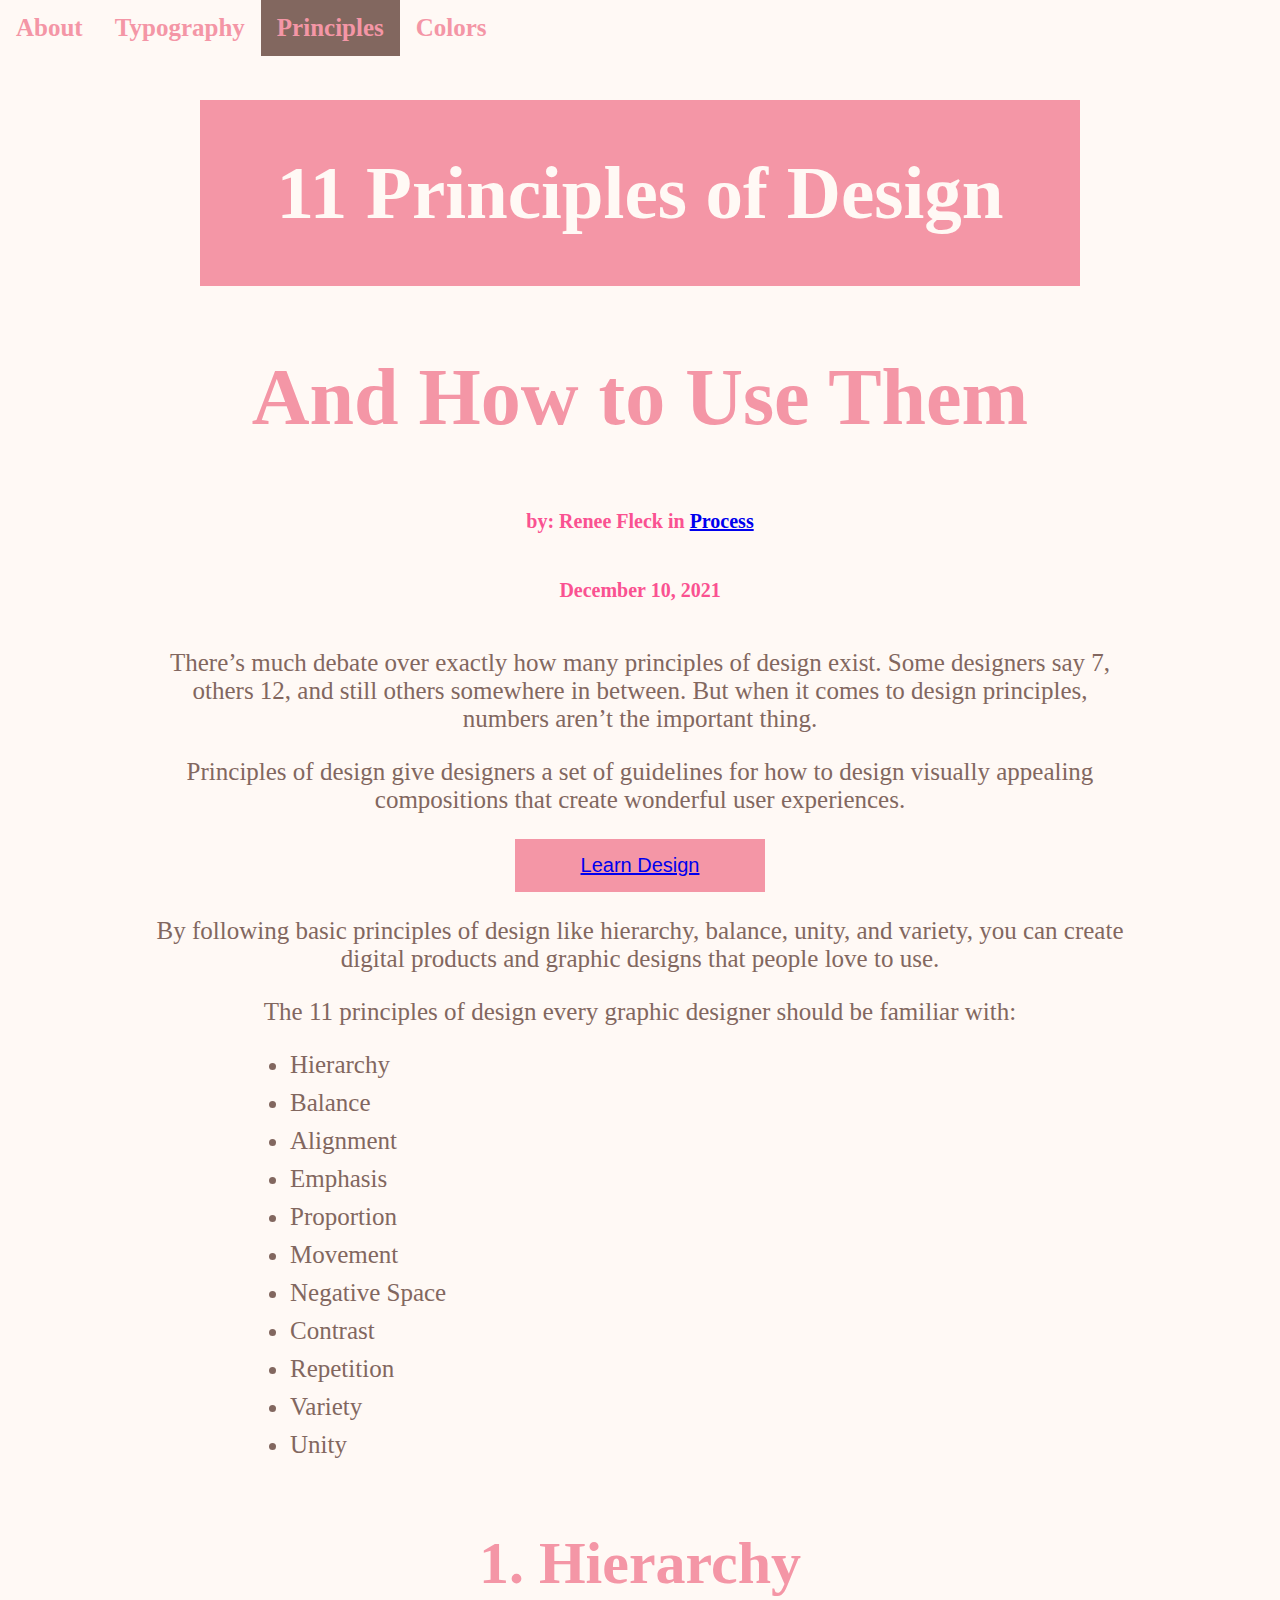
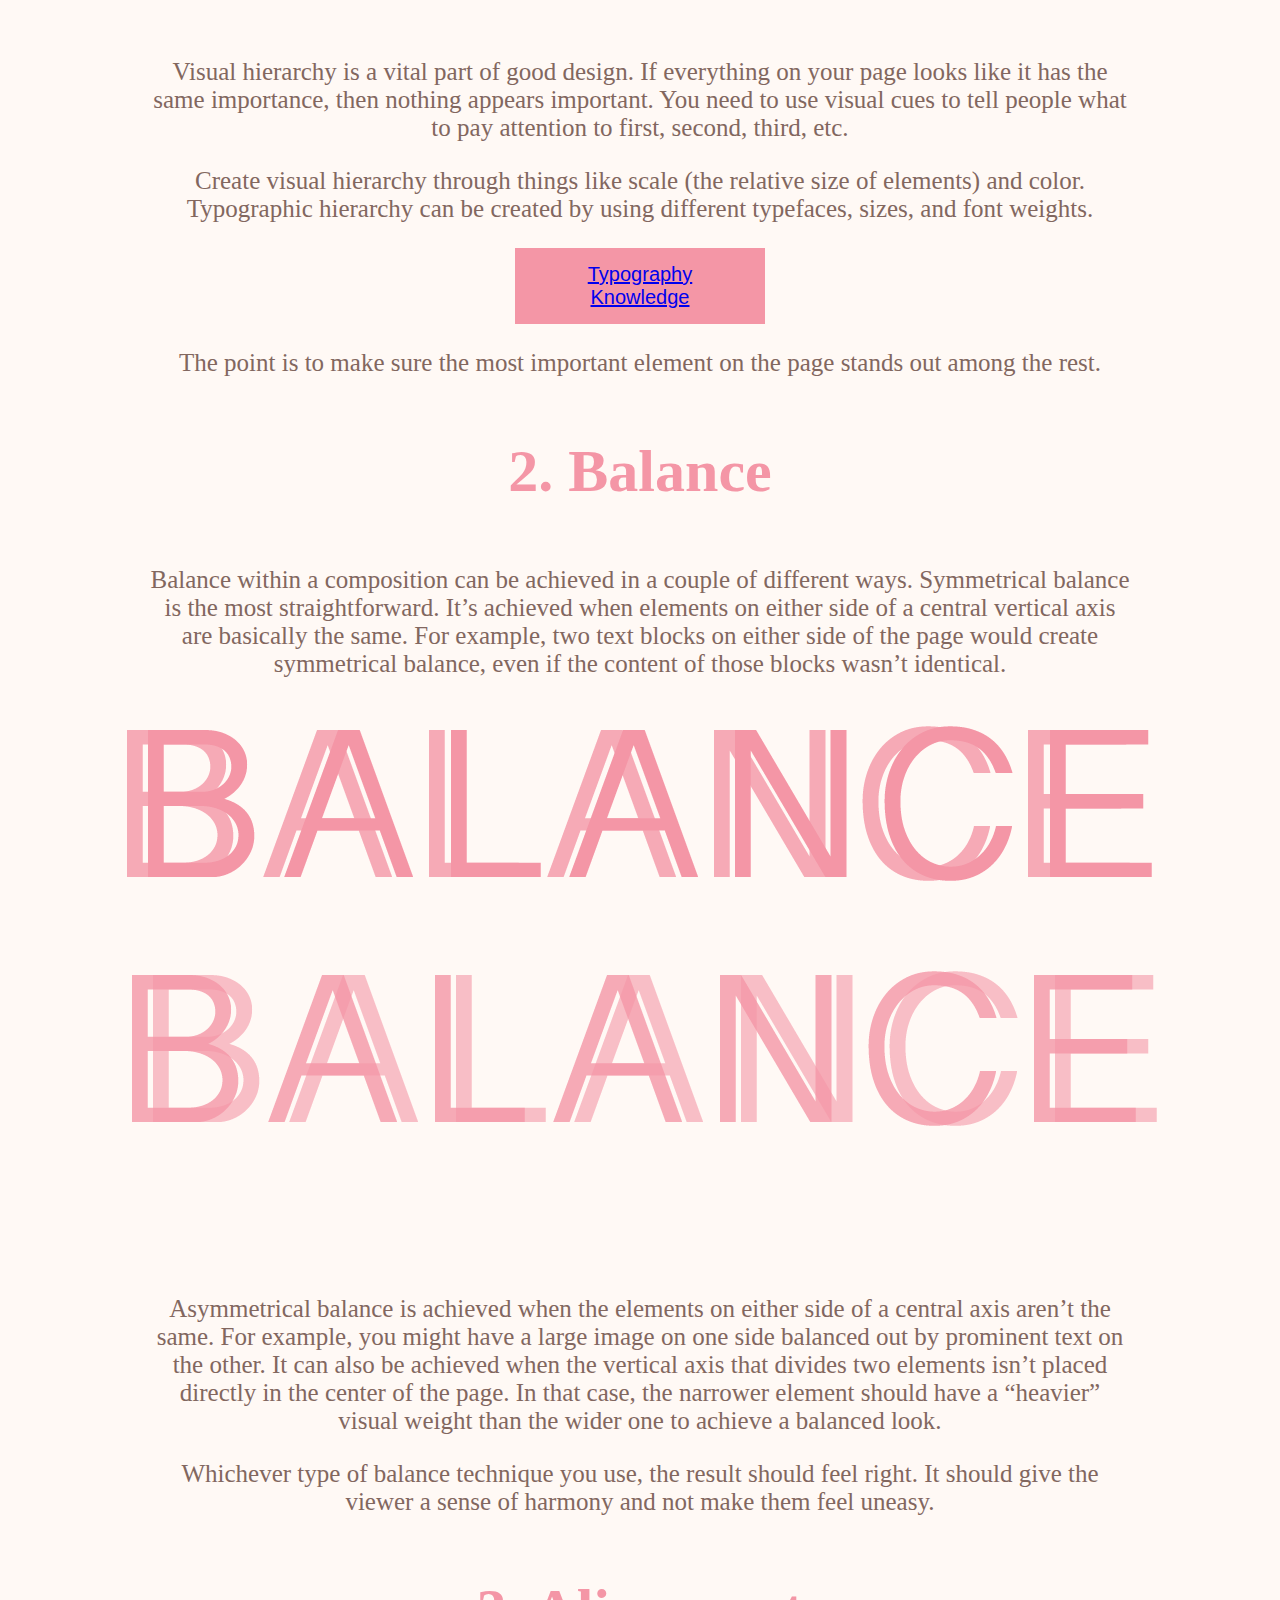
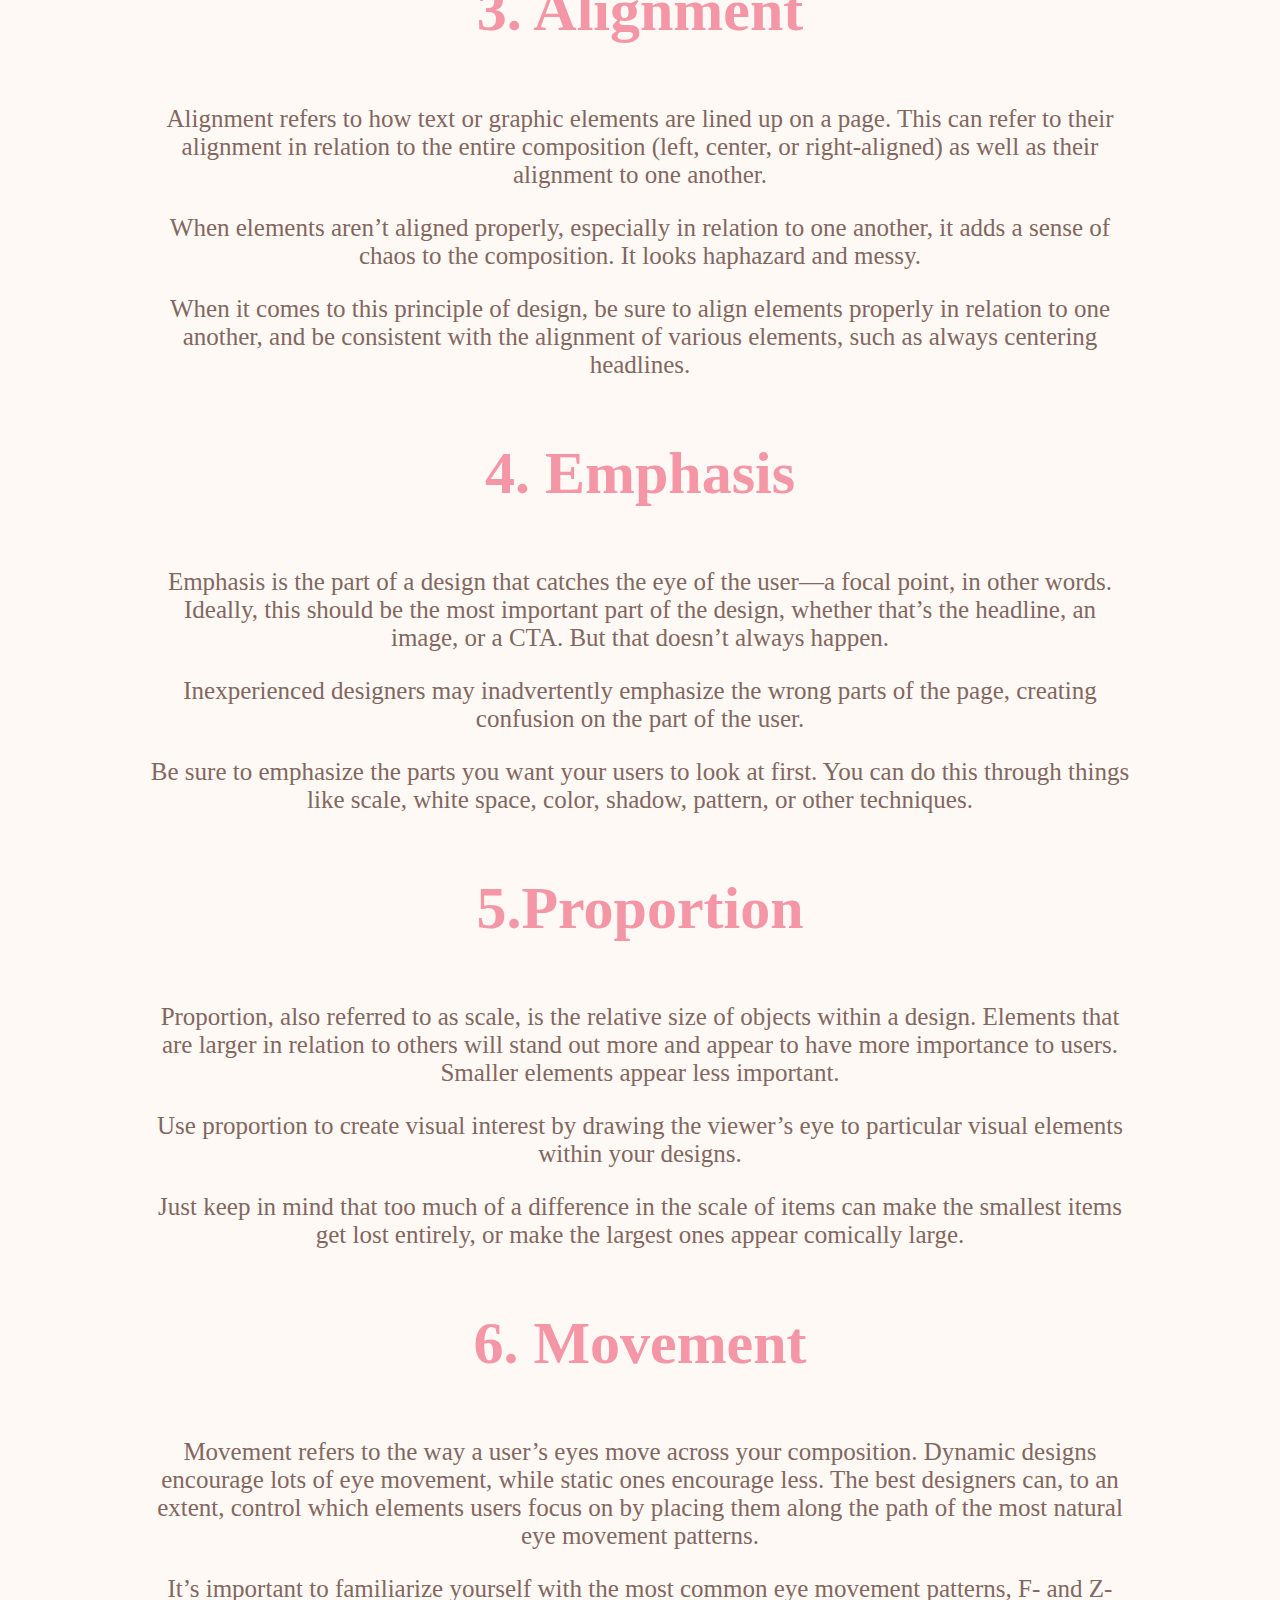
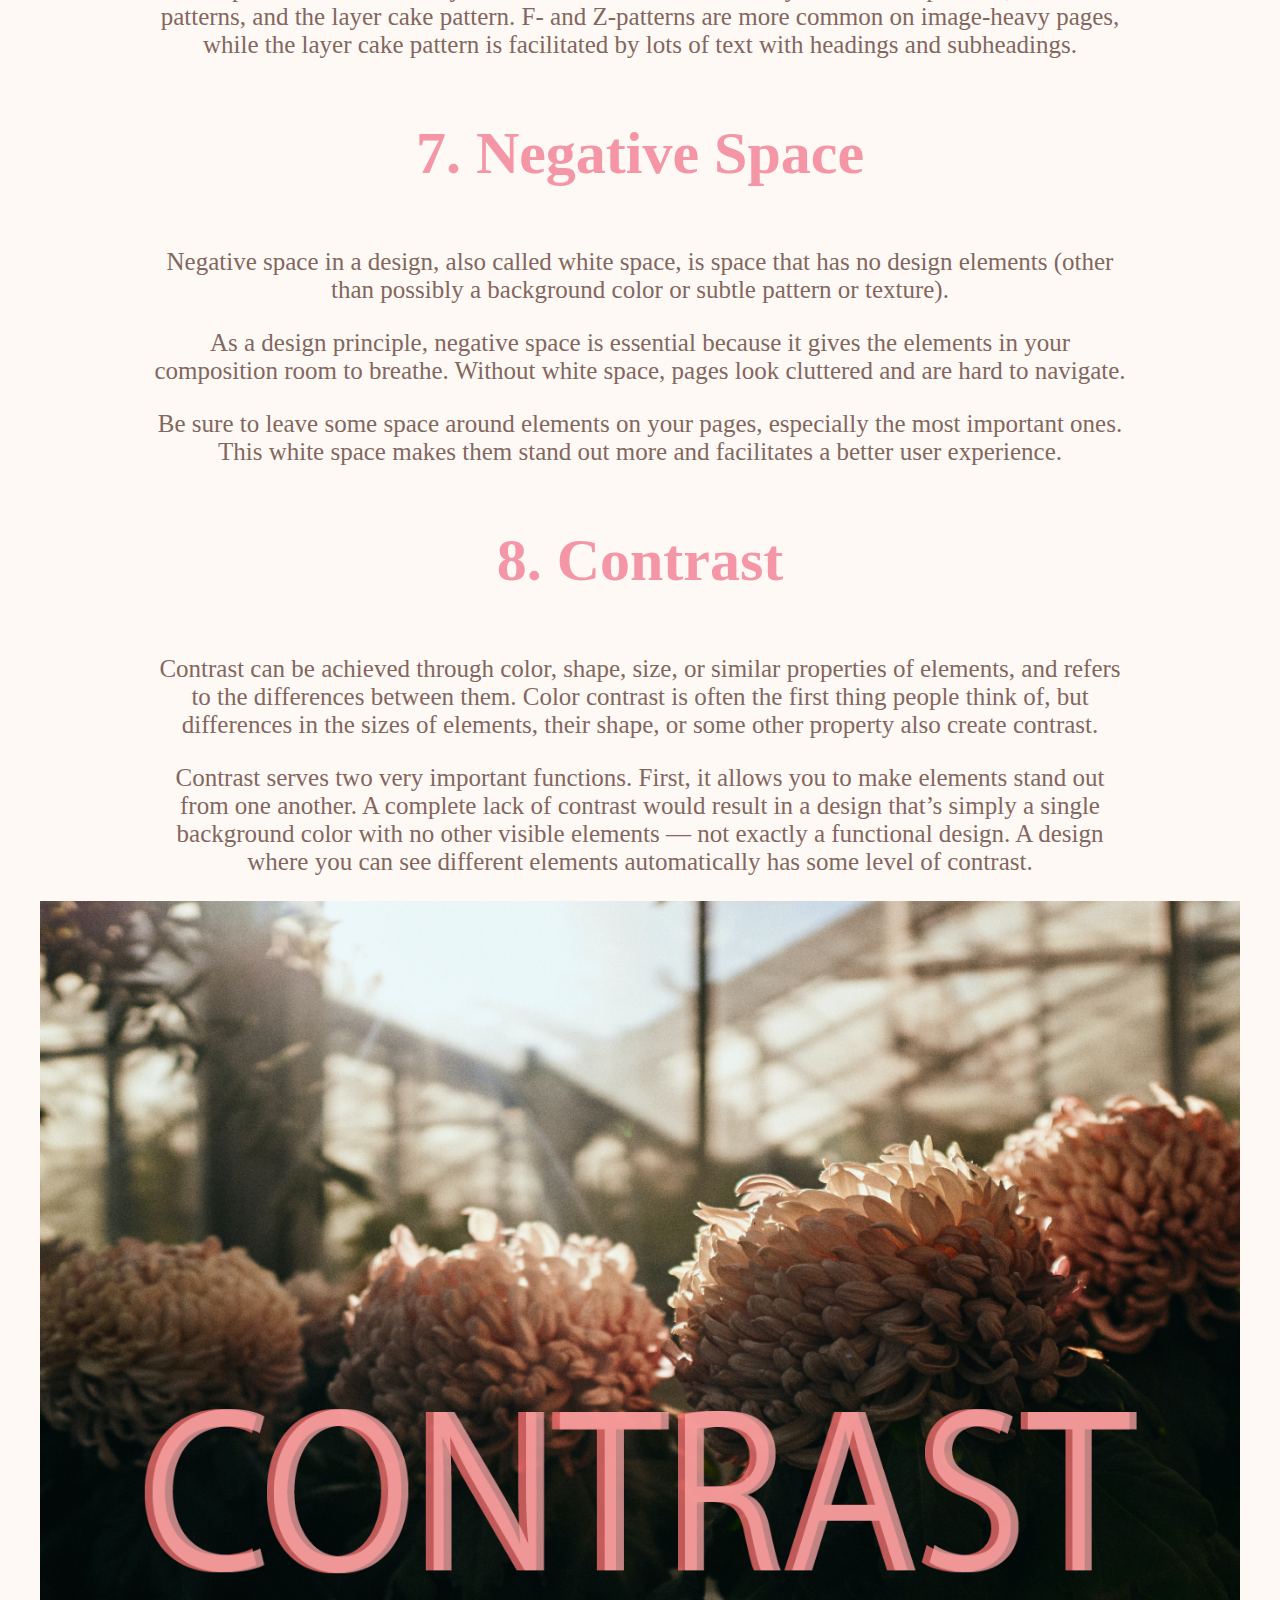
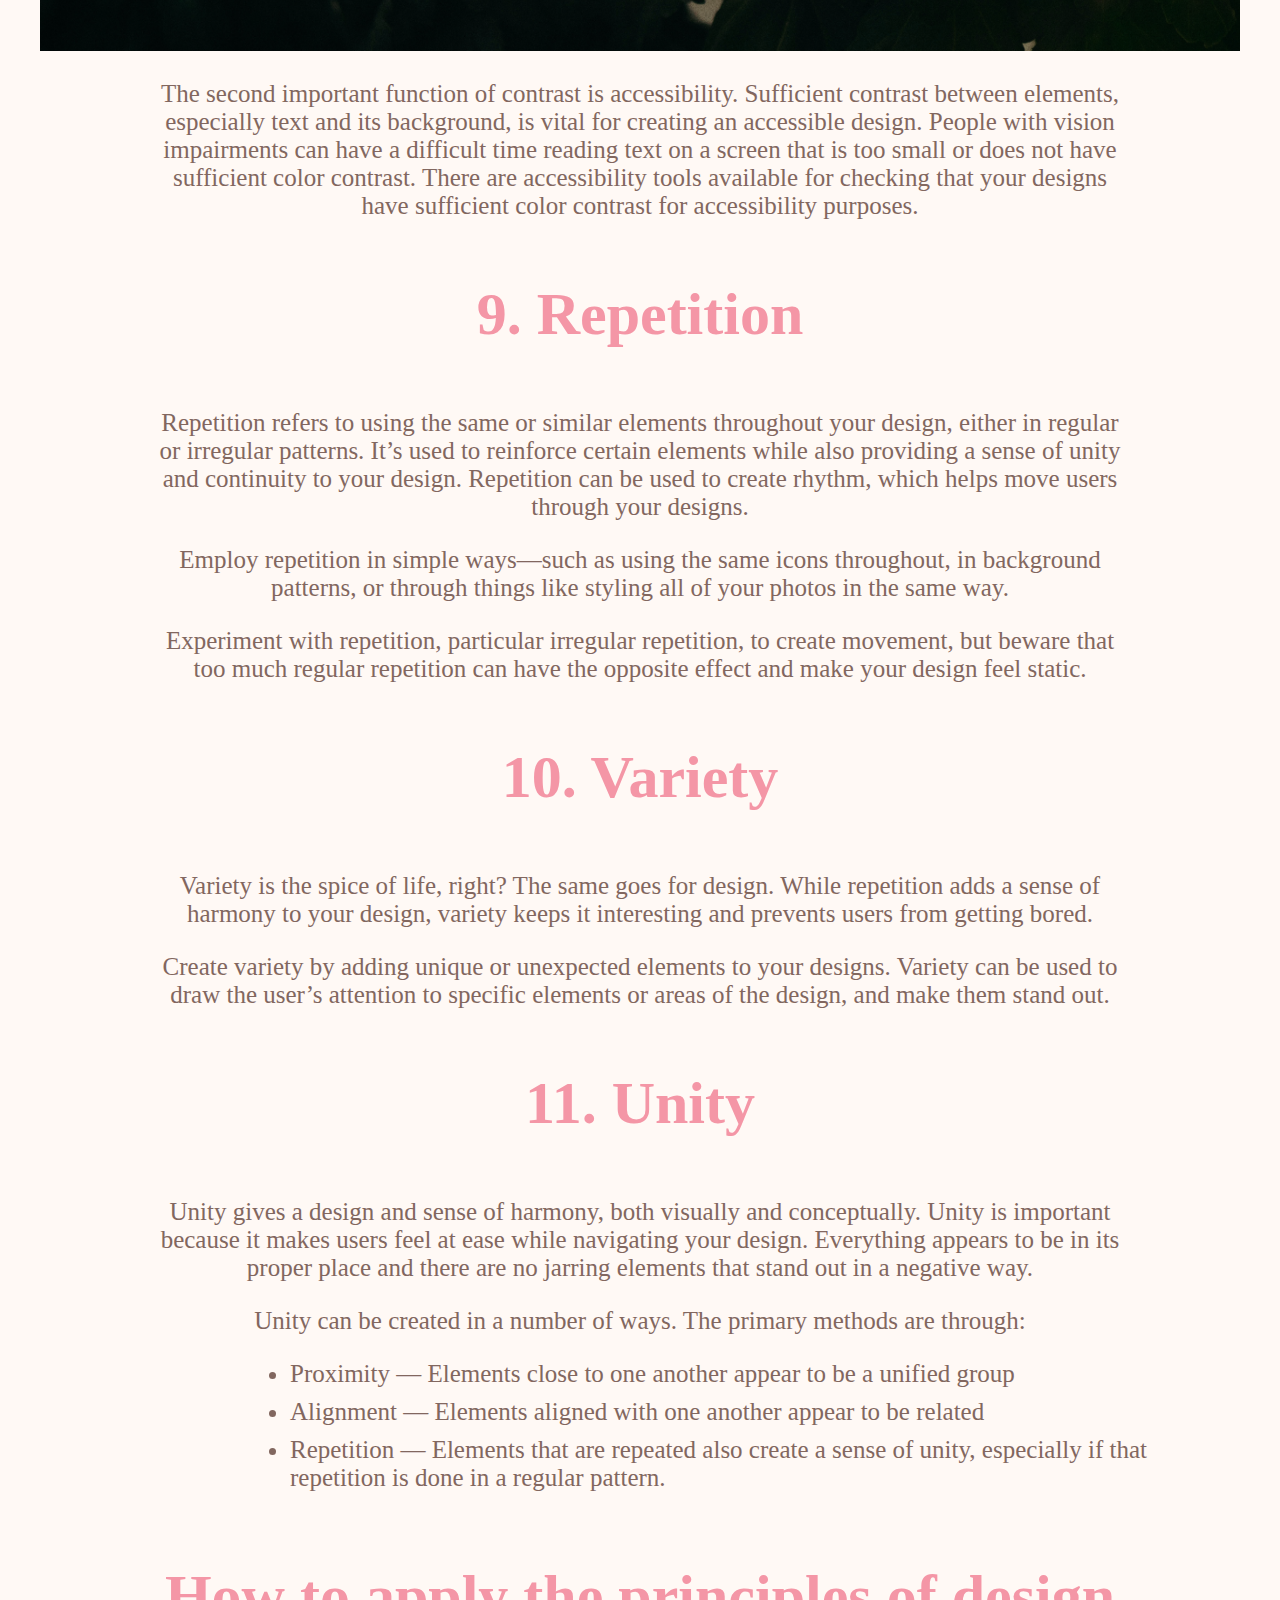
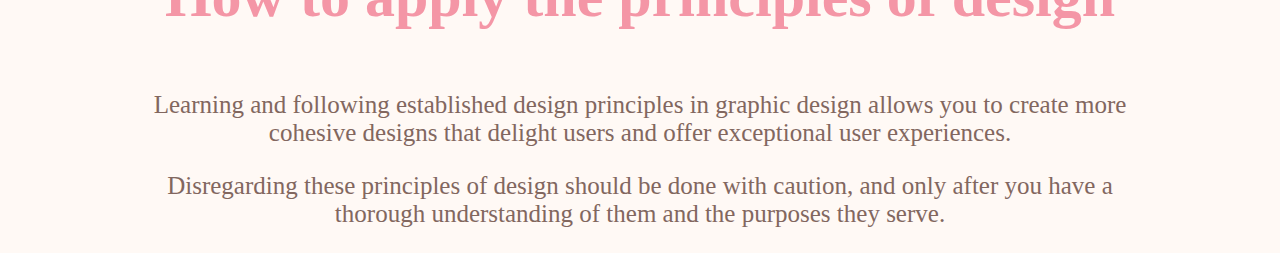
<file: 11_principles_of_Design.html>
<!doctype html>
<html>
	
<head>
	<ul class="nav">
  		<li><a href="index.html">About</a></li><li><a href="Typography.html"> Typography</a></li>
  		<li class="active"><a href="11_principles_of_Design.html">Principles</a></li>
  		<li><a href="Colors.html">Colors</a></li>
		
	</ul>
<meta charset="UTF-8">
<title>Principles</title>
	<link href="style1.css" rel="stylesheet" type="text/css">
<h1 class="classleft">11 Principles of Design</h1>
	<h2>And How to Use Them</h2>
	<h5>by: Renee Fleck in <a href="https://dribbble.com/resources/principles-of-design" target="_blank">Process</a></h5>
	<h6>December 10, 2021</h6>
</head>

<body>
<p>There’s much debate over exactly how many principles of design exist. Some designers say 7, others 12, and still others somewhere in between. But when it comes to design principles, numbers aren’t the important thing.</p>
	
<p>Principles of design give designers a set of guidelines for how to design visually appealing compositions that create wonderful user experiences.</p>
	
	<button><a href="https://dribbble.com/learn" target="_blank">Learn Design</a></button>
<p>By following basic principles of design like hierarchy, balance, unity, and variety, you can create digital products and graphic designs that people love to use.</p>
	
	<p>The 11 principles of design every graphic designer should be familiar with:</p>
	<ul class="liststyle"><li>Hierarchy</li>
	<li>Balance</li>
	<li>Alignment</li>
	<li>Emphasis</li>
	<li>Proportion</li>
	<li>Movement</li>
	<li>Negative Space</li>
	<li>Contrast</li>
	<li>Repetition</li>
	<li>Variety</li>
	<li>Unity</li></ul>
	
	<h3>1. Hierarchy</h3>
	
<p>Visual hierarchy is a vital part of good design. If everything on your page looks like it has the same importance, then nothing appears important. You need to use visual cues to tell people what to pay attention to first, second, third, etc.</p>
	
<p>Create visual hierarchy through things like scale (the relative size of elements) and color. Typographic hierarchy can be created by using different typefaces, sizes, and font weights.</p>
	<button><a href="https://fonts.google.com/knowledge" target="_blank">Typography Knowledge</a></button>
	
<p>The point is to make sure the most important element on the page stands out among the rest.</p>
	<h3>2. Balance</h3>
	
	<p>Balance within a composition can be achieved in a couple of different ways. Symmetrical balance is the most straightforward. It’s achieved when elements on either side of a central vertical axis are basically the same. For example, two text blocks on either side of the page would create symmetrical balance, even if the content of those blocks wasn’t identical.</p>
	
	<img src="Balance.png" width="1071" height="563" alt=""/>
<p>Asymmetrical balance is achieved when the elements on either side of a central axis aren’t the same. For example, you might have a large image on one side balanced out by prominent text on the other. It can also be achieved when the vertical axis that divides two elements isn’t placed directly in the center of the page. In that case, the narrower element should have a “heavier” visual weight than the wider one to achieve a balanced look.</p>
	
	<p>Whichever type of balance technique you use, the result should feel right. It should give the viewer a sense of harmony and not make them feel uneasy.</p>
		
	<h3>3. Alignment</h3>
	
<p>Alignment refers to how text or graphic elements are lined up on a page. This can refer to their alignment in relation to the entire composition (left, center, or right-aligned) as well as their alignment to one another.</p>
	
<p>When elements aren’t aligned properly, especially in relation to one another, it adds a sense of chaos to the composition. It looks haphazard and messy.</p>
	
<p>When it comes to this principle of design, be sure to align elements properly in relation to one another, and be consistent with the alignment of various elements, such as always centering headlines.</p>
	
	<h3>4. Emphasis</h3>
	
<p>Emphasis is the part of a design that catches the eye of the user—a focal point, in other words. Ideally, this should be the most important part of the design, whether that’s the headline, an image, or a CTA. But that doesn’t always happen.</p>
	
<p>Inexperienced designers may inadvertently emphasize the wrong parts of the page, creating confusion on the part of the user.</p>
	
<p>Be sure to emphasize the parts you want your users to look at first. You can do this through things like scale, white space, color, shadow, pattern, or other techniques.</p>
	
	<h3>5.Proportion</h3>
	
<p>Proportion, also referred to as scale, is the relative size of objects within a design. Elements that are larger in relation to others will stand out more and appear to have more importance to users. Smaller elements appear less important.</p>
	
<p>Use proportion to create visual interest by drawing the viewer’s eye to particular visual elements within your designs.</p>
	
<p>Just keep in mind that too much of a difference in the scale of items can make the smallest items get lost entirely, or make the largest ones appear comically large.</p>
	
	<h3>6. Movement</h3>
<p>Movement refers to the way a user’s eyes move across your composition. Dynamic designs encourage lots of eye movement, while static ones encourage less. The best designers can, to an extent, control which elements users focus on by placing them along the path of the most natural eye movement patterns.</p>
<p>It’s important to familiarize yourself with the most common eye movement patterns, F- and Z-patterns, and the layer cake pattern. F- and Z-patterns are more common on image-heavy pages, while the layer cake pattern is facilitated by lots of text with headings and subheadings.</p>
	
	<h3>7. Negative Space</h3>
	
<p>Negative space in a design, also called white space, is space that has no design elements (other than possibly a background color or subtle pattern or texture).</p>
	
<p>As a design principle, negative space is essential because it gives the elements in your composition room to breathe. Without white space, pages look cluttered and are hard to navigate.</p>
	
<p>Be sure to leave some space around elements on your pages, especially the most important ones. This white space makes them stand out more and facilitates a better user experience.</p>
	
	<h3>8. Contrast</h3>
	
<p>Contrast can be achieved through color, shape, size, or similar properties of elements, and refers to the differences between them. Color contrast is often the first thing people think of, but differences in the sizes of elements, their shape, or some other property also create contrast.</p>
	
<p>Contrast serves two very important functions. First, it allows you to make elements stand out from one another. A complete lack of contrast would result in a design that’s simply a single background color with no other visible elements — not exactly a functional design. A design where you can see different elements automatically has some level of contrast.</p>
	
<img src="Contrast.png" width="1200" height="750" alt="" margin:40px/>
<p>The second important function of contrast is accessibility. Sufficient contrast between elements, especially text and its background, is vital for creating an accessible design. People with vision impairments can have a difficult time reading text on a screen that is too small or does not have sufficient color contrast. There are accessibility tools available for checking that your designs have sufficient color contrast for accessibility purposes.</p>
	
	<h3>9. Repetition</h3>
	
<p>Repetition refers to using the same or similar elements throughout your design, either in regular or irregular patterns. It’s used to reinforce certain elements while also providing a sense of unity and continuity to your design. Repetition can be used to create rhythm, which helps move users through your designs.</p>
	
<p>Employ repetition in simple ways—such as using the same icons throughout, in background patterns, or through things like styling all of your photos in the same way.</p>
	
<p>Experiment with repetition, particular irregular repetition, to create movement, but beware that too much regular repetition can have the opposite effect and make your design feel static.</p>
	
	<h3>10. Variety</h3>
	
<p>Variety is the spice of life, right? The same goes for design. While repetition adds a sense of harmony to your design, variety keeps it interesting and prevents users from getting bored.</p>
	<p>Create variety by adding unique or unexpected elements to your designs. Variety can be used to draw the user’s attention to specific elements or areas of the design, and make them stand out.</p>
	
	
	<h3>11. Unity</h3>
	
<p>Unity gives a design and sense of harmony, both visually and conceptually. Unity is important because it makes users feel at ease while navigating your design. Everything appears to be in its proper place and there are no jarring elements that stand out in a negative way.</p>
	
<p>Unity can be created in a number of ways. The primary methods are through:</p>
	<ul class="liststyle"><li>Proximity — Elements close to one another appear to be a unified group</li><li>Alignment — Elements aligned with one another appear to be related</li><li>Repetition — Elements that are repeated also create a sense of unity, especially if that repetition is done in a regular pattern.</li></ul>
	
	<h3>How to apply the principles of design</h3>
	
<p>Learning and following established design principles in graphic design allows you to create more cohesive designs that delight users and offer exceptional user experiences.</p>
	
<p>Disregarding these principles of design should be done with caution, and only after you have a thorough understanding of them and the purposes they serve.</p>
</body>
	<footer><p></p><p></p>
	</footer>
</html>
</file>
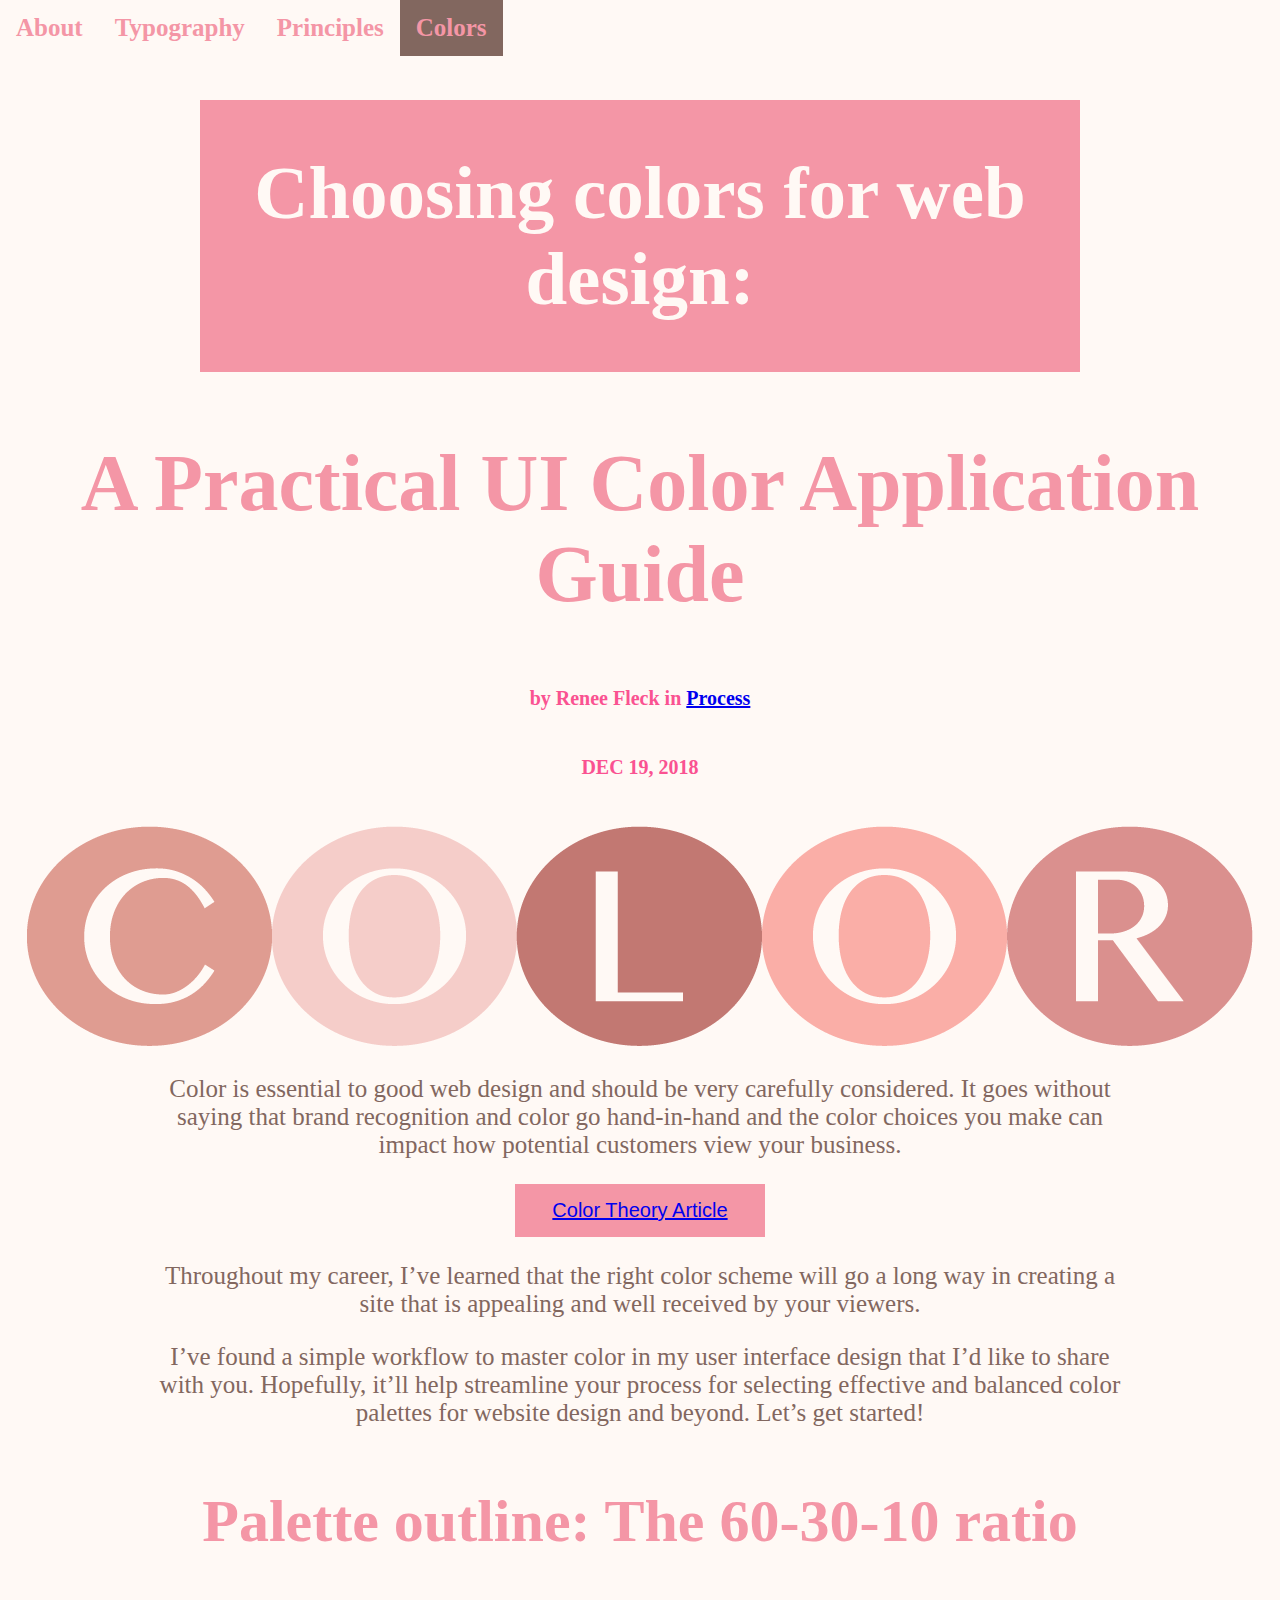
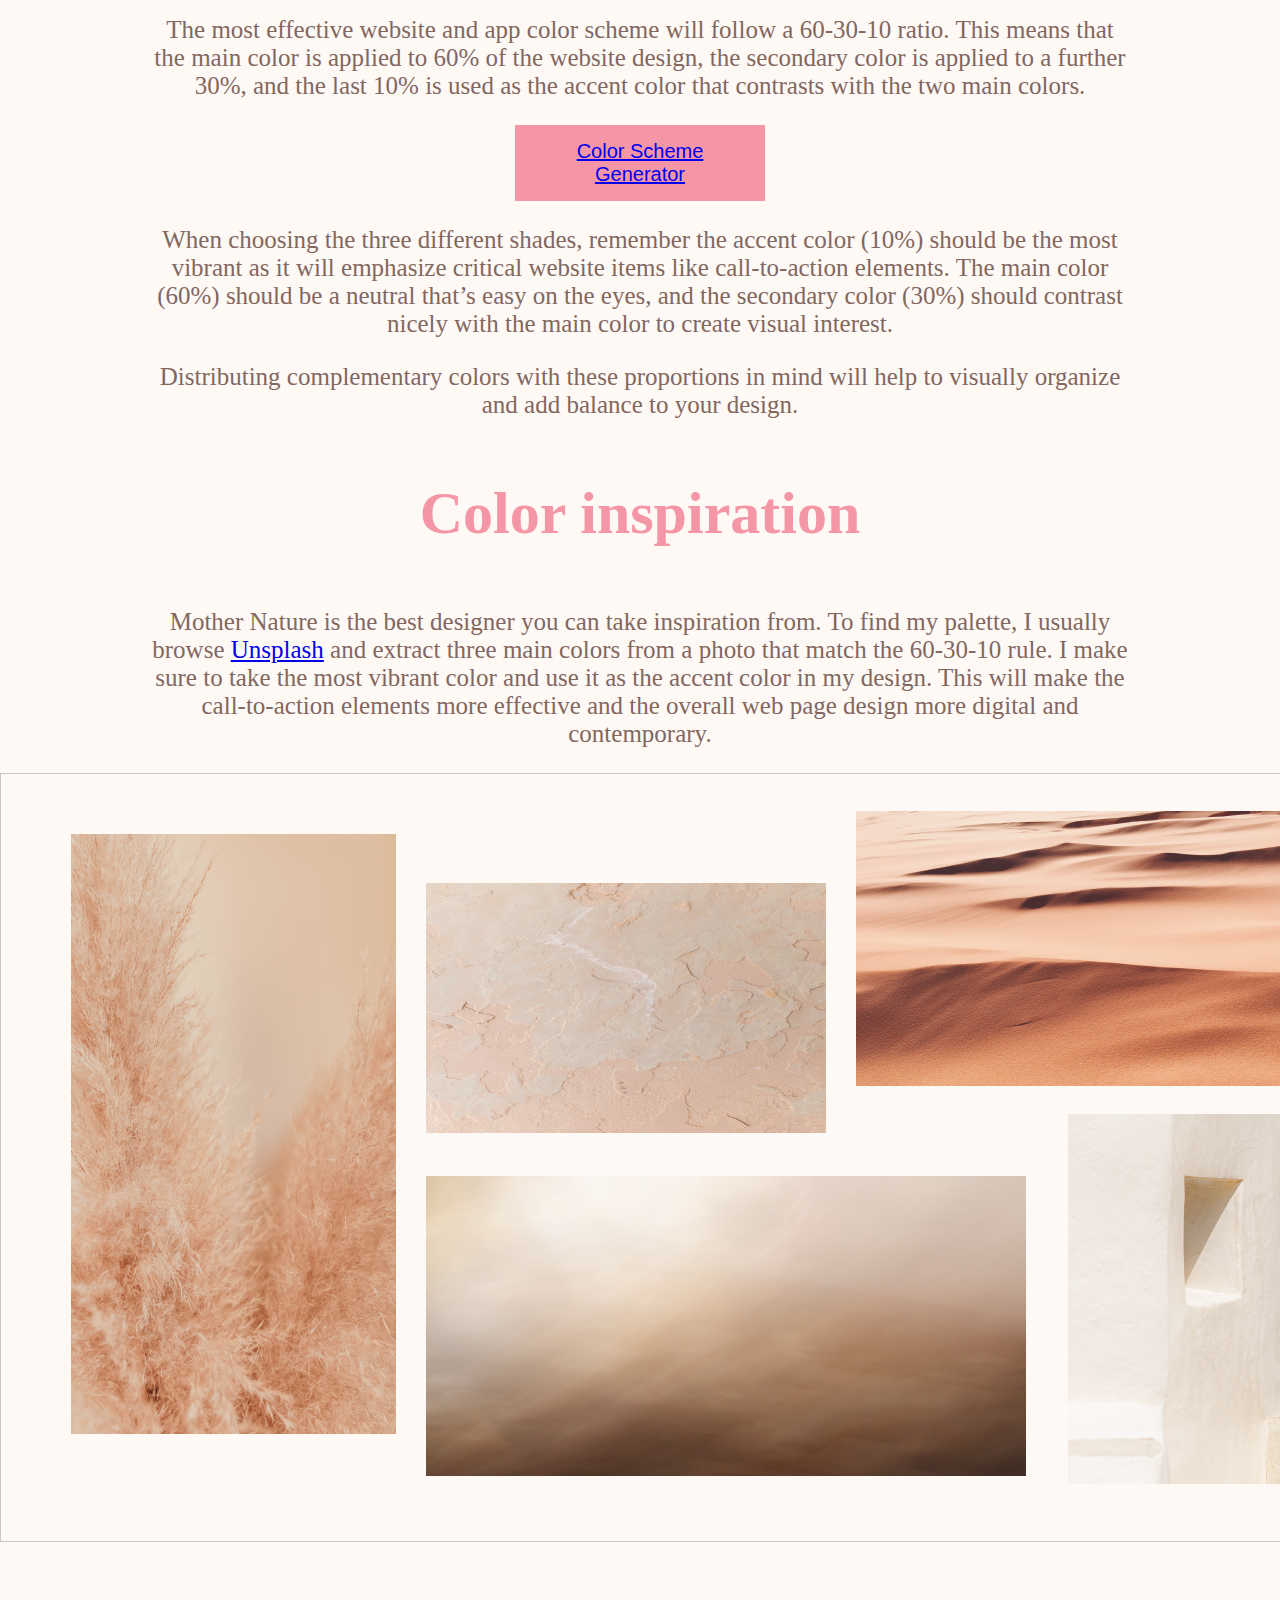
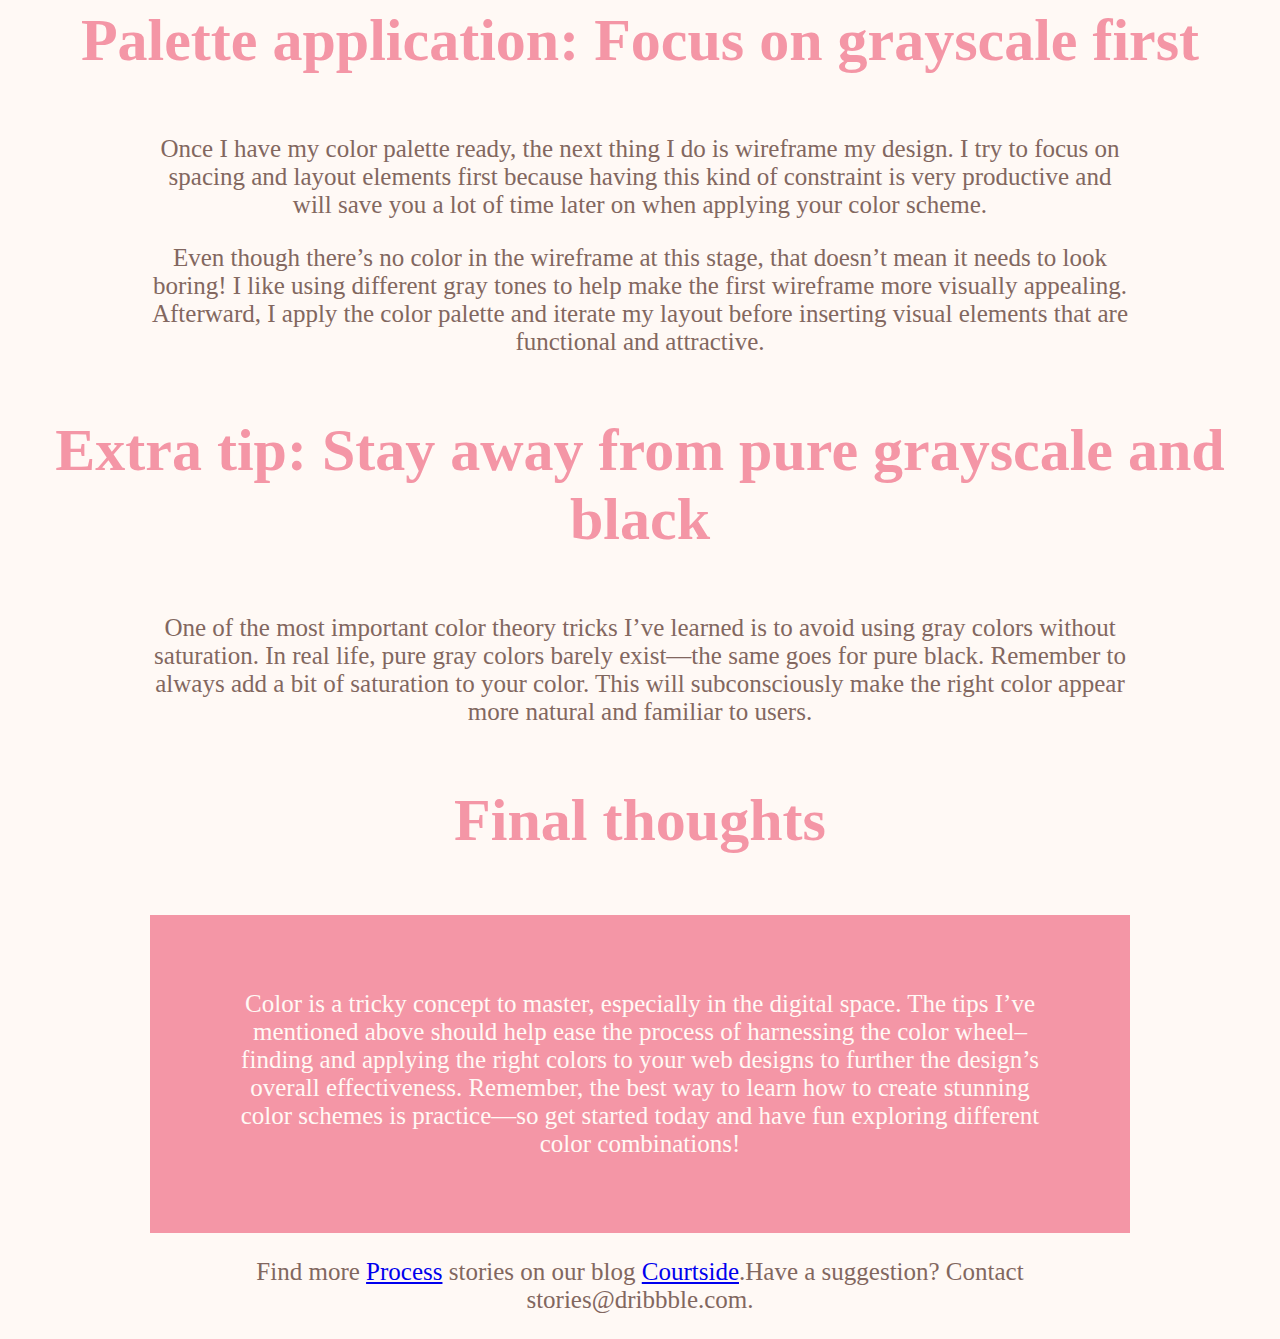
<file: Colors.html>
<!doctype html>
<html>
	
<head>

	<ul class="nav">
  		<li><a href="index.html">About</a></li><li><a href="Typography.html"> Typography</a></li>
  		<li><a href="11_principles_of_Design.html">Principles</a></li>
  		<li class="active"><a href="Colors.html">Colors</a></li>
		
	</ul>
<meta charset="UTF-8">
<title>Colors</title>
	<link href="style1.css" rel="stylesheet" type="text/css">
<h1>Choosing colors for web design:</h1>
	<h2>A Practical UI Color Application Guide</h2>
	<h5>by Renee Fleck in <a href="https://dribbble.com/stories/2018/12/19/choosing-colors-for-web-design-a-practical-ui-color-application-guide" target="_blank">Process
		</a></h5>
	<h6>DEC 19, 2018</h6>
</head>

<body>
<img src="Color Near Title (2).png" width="1226" height="220" alt=""/>
<p>Color is essential to good web design and should be very carefully considered. It goes without saying that brand recognition and color go hand-in-hand and the color choices you make can impact how potential customers view your business.</p>
	
	<button><a href="https://dribbble.com/stories/2021/12/02/the-graphic-designer-s-guide-to-mastering-color" target="_blank">Color Theory Article</a></button>
<p>Throughout my career, I’ve learned that the right color scheme will go a long way in creating a site that is appealing and well received by your viewers.</p>
	
<p>I’ve found a simple workflow to master color in my user interface design that I’d like to share with you. Hopefully, it’ll help streamline your process for selecting effective and balanced color palettes for website design and beyond. Let’s get started!</p>
	
<h3>Palette outline: The 60-30-10 ratio</h3>
	
<p>The most effective website and app color scheme will follow a 60-30-10 ratio. This means that the main color is applied to 60% of the website design, the secondary color is applied to a further 30%, and the last 10% is used as the accent color that contrasts with the two main colors.</p>
	<button><a href="https://color.adobe.com/explore" target="_parent">Color Scheme Generator</a></button>
	
<p>When choosing the three different shades, remember the accent color (10%) should be the most vibrant as it will emphasize critical website items like call-to-action elements. The main color (60%) should be a neutral that’s easy on the eyes, and the secondary color (30%) should contrast nicely with the main color to create visual interest.</p>
	
<p>Distributing complementary colors with these proportions in mind will help to visually organize and add balance to your design.</p>
	
<h3>Color inspiration</h3>
	
<p>Mother Nature is the best designer you can take inspiration from. To find my palette, I usually browse <a href="https://unsplash.com" target="_blank">Unsplash</a> and extract three main colors from a photo that match the 60-30-10 rule. I make sure to take the most vibrant color and use it as the accent color in my design. This will make the call-to-action elements more effective and the overall web page design more digital and contemporary.</p>
<img src="Color Inspiration Collage.png" width="1427" height="769" alt=""/>
<h3>Palette application: Focus on grayscale first</h3>
	
<p>Once I have my color palette ready, the next thing I do is wireframe my design. I try to focus on spacing and layout elements first because having this kind of constraint is very productive and will save you a lot of time later on when applying your color scheme.</p>
	
<p>Even though there’s no color in the wireframe at this stage, that doesn’t mean it needs to look boring! I like using different gray tones to help make the first wireframe more visually appealing. Afterward, I apply the color palette and iterate my layout before inserting visual elements that are functional and attractive.</p>
	
<h3>Extra tip: Stay away from pure grayscale and black</h3>
	
<p>One of the most important color theory tricks I’ve learned is to avoid using gray colors without saturation. In real life, pure gray colors barely exist—the same goes for pure black. Remember to always add a bit of saturation to your color. This will subconsciously make the right color appear more natural and familiar to users.</p>
	
<h3>Final thoughts</h3>
	
	<p class="classbackground">Color is a tricky concept to master, especially in the digital space. The tips I’ve mentioned above should help ease the process of harnessing the color wheel–finding and applying the right colors to your web designs to further the design’s overall effectiveness. Remember, the best way to learn how to create stunning color schemes is practice—so get started today and have fun exploring different color combinations!</p>
	
	<p>Find more <a href="https://dribbble.com/stories/categories/process" target="_blank">Process</a> stories on our blog <a href="https://dribbble.com/stories" target="_blank">Courtside</a>.Have a suggestion? Contact stories@dribbble.com.</p>
</body>
<footer></footer>
</html>
</file>
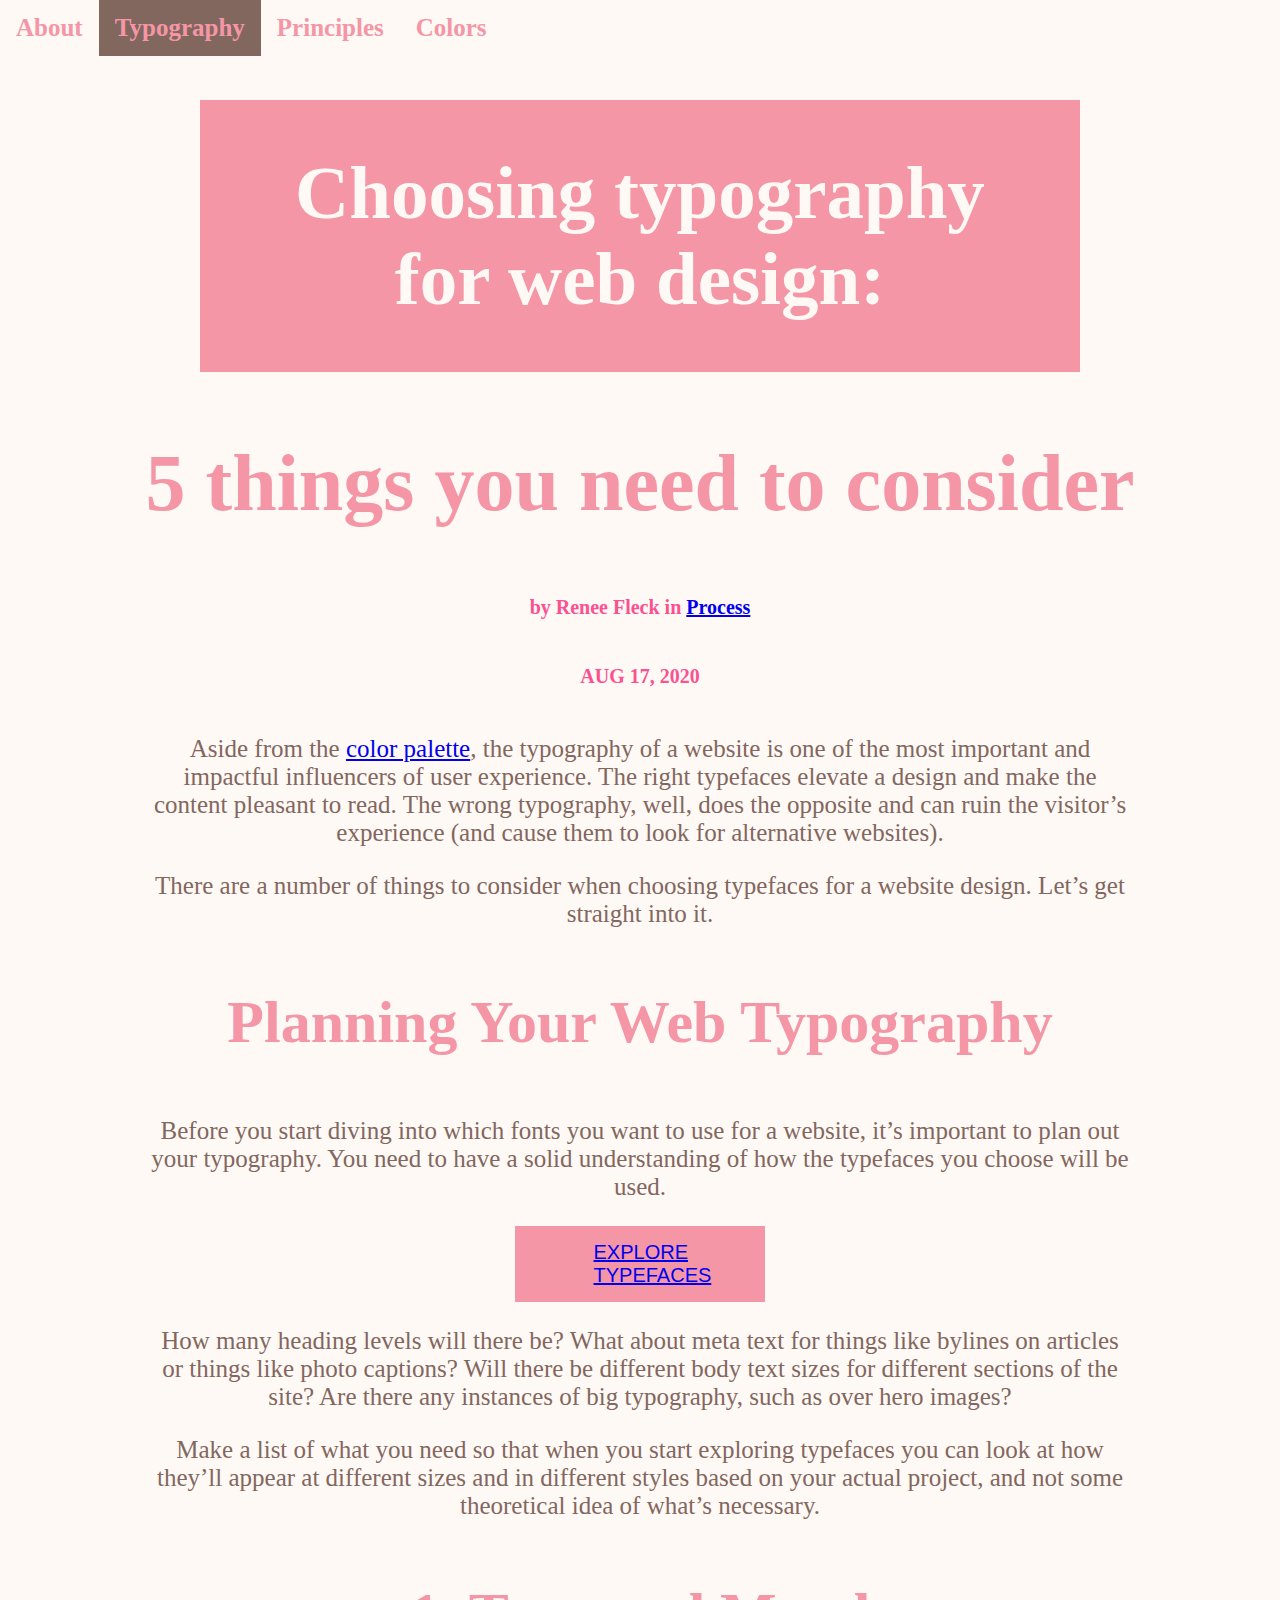
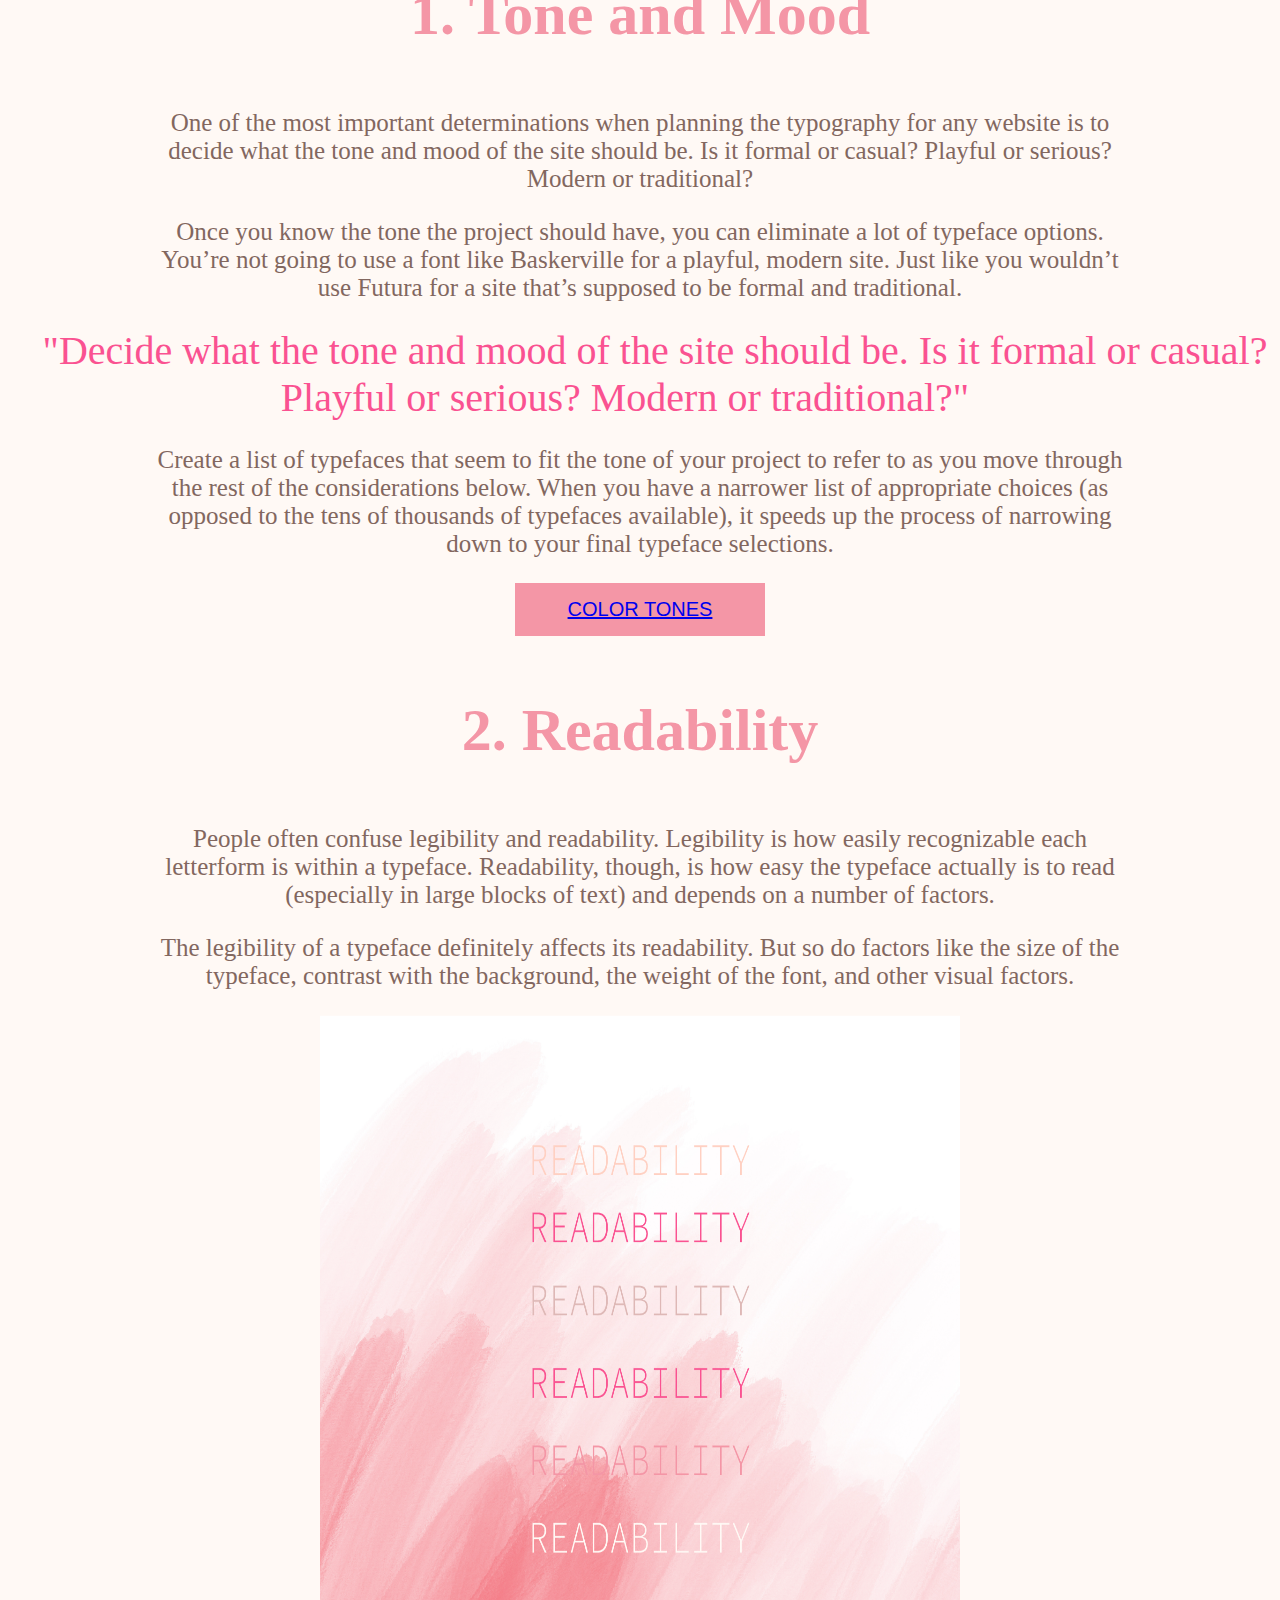
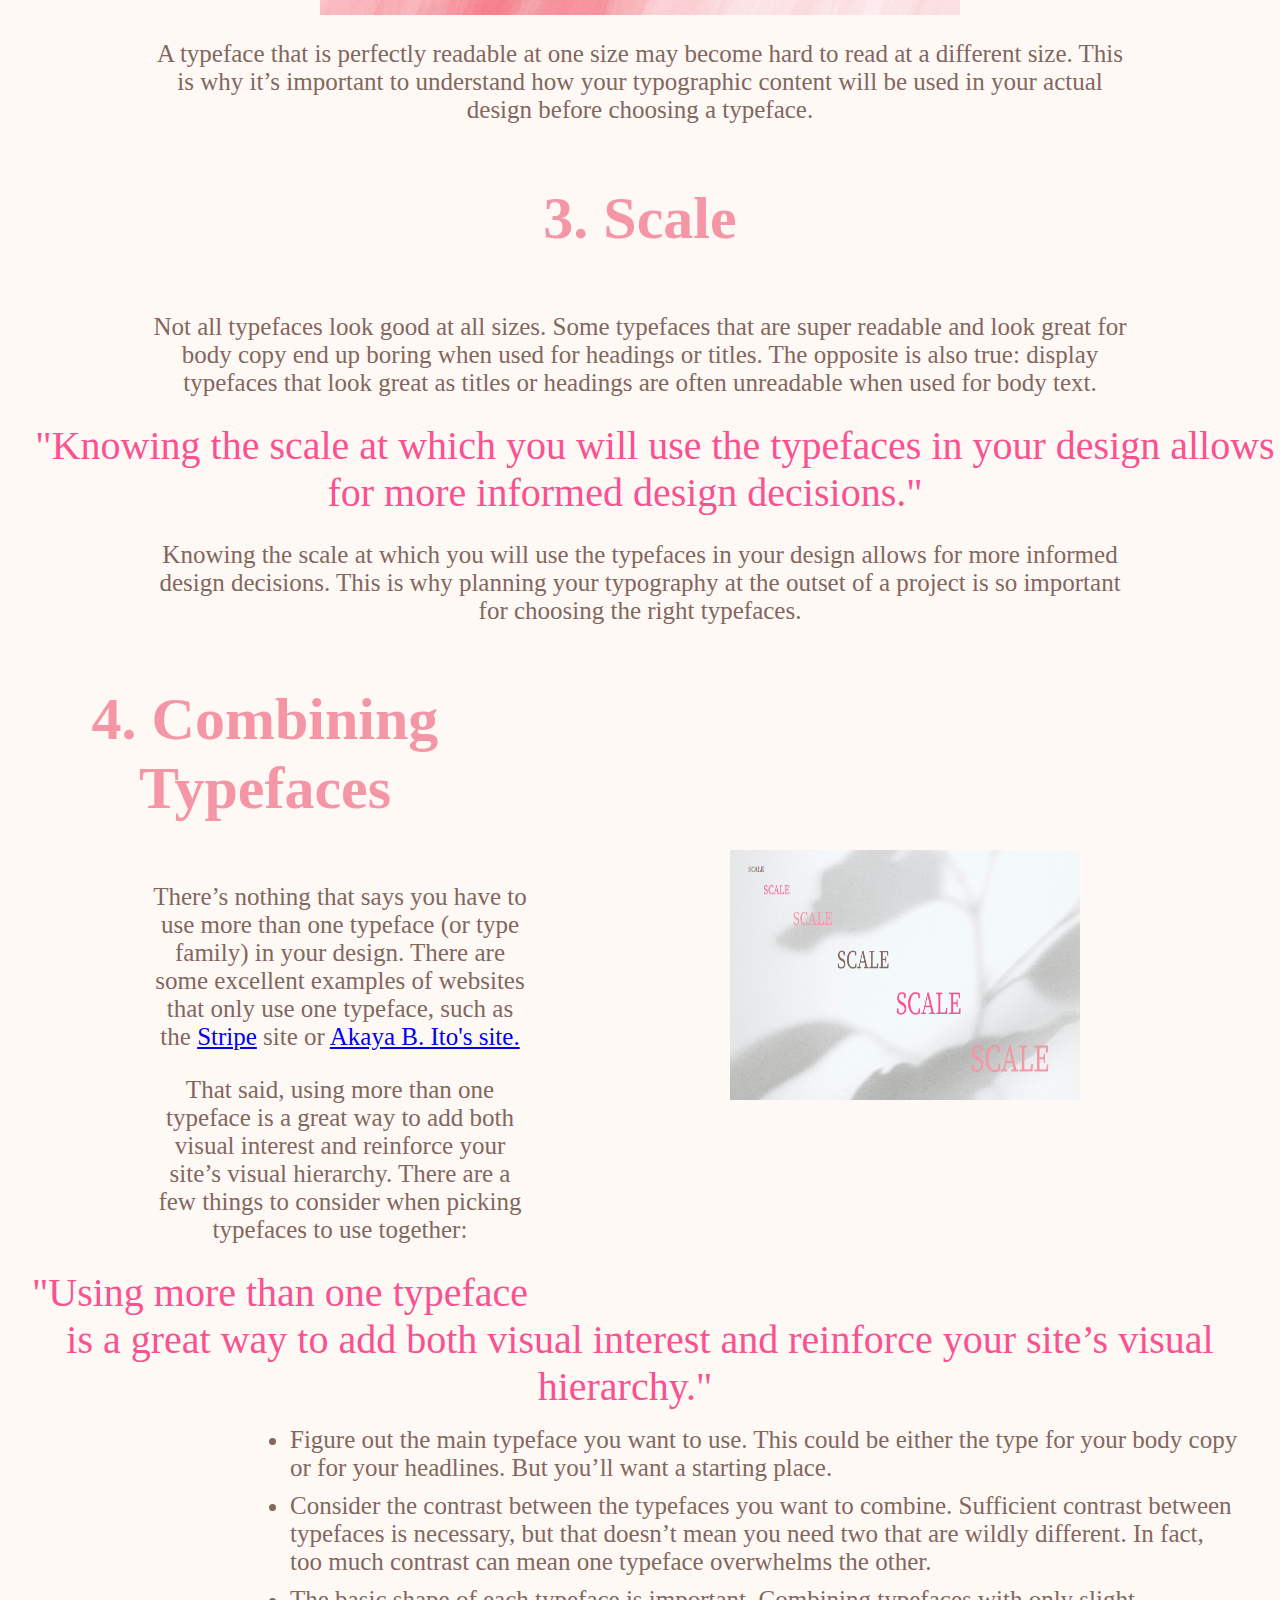
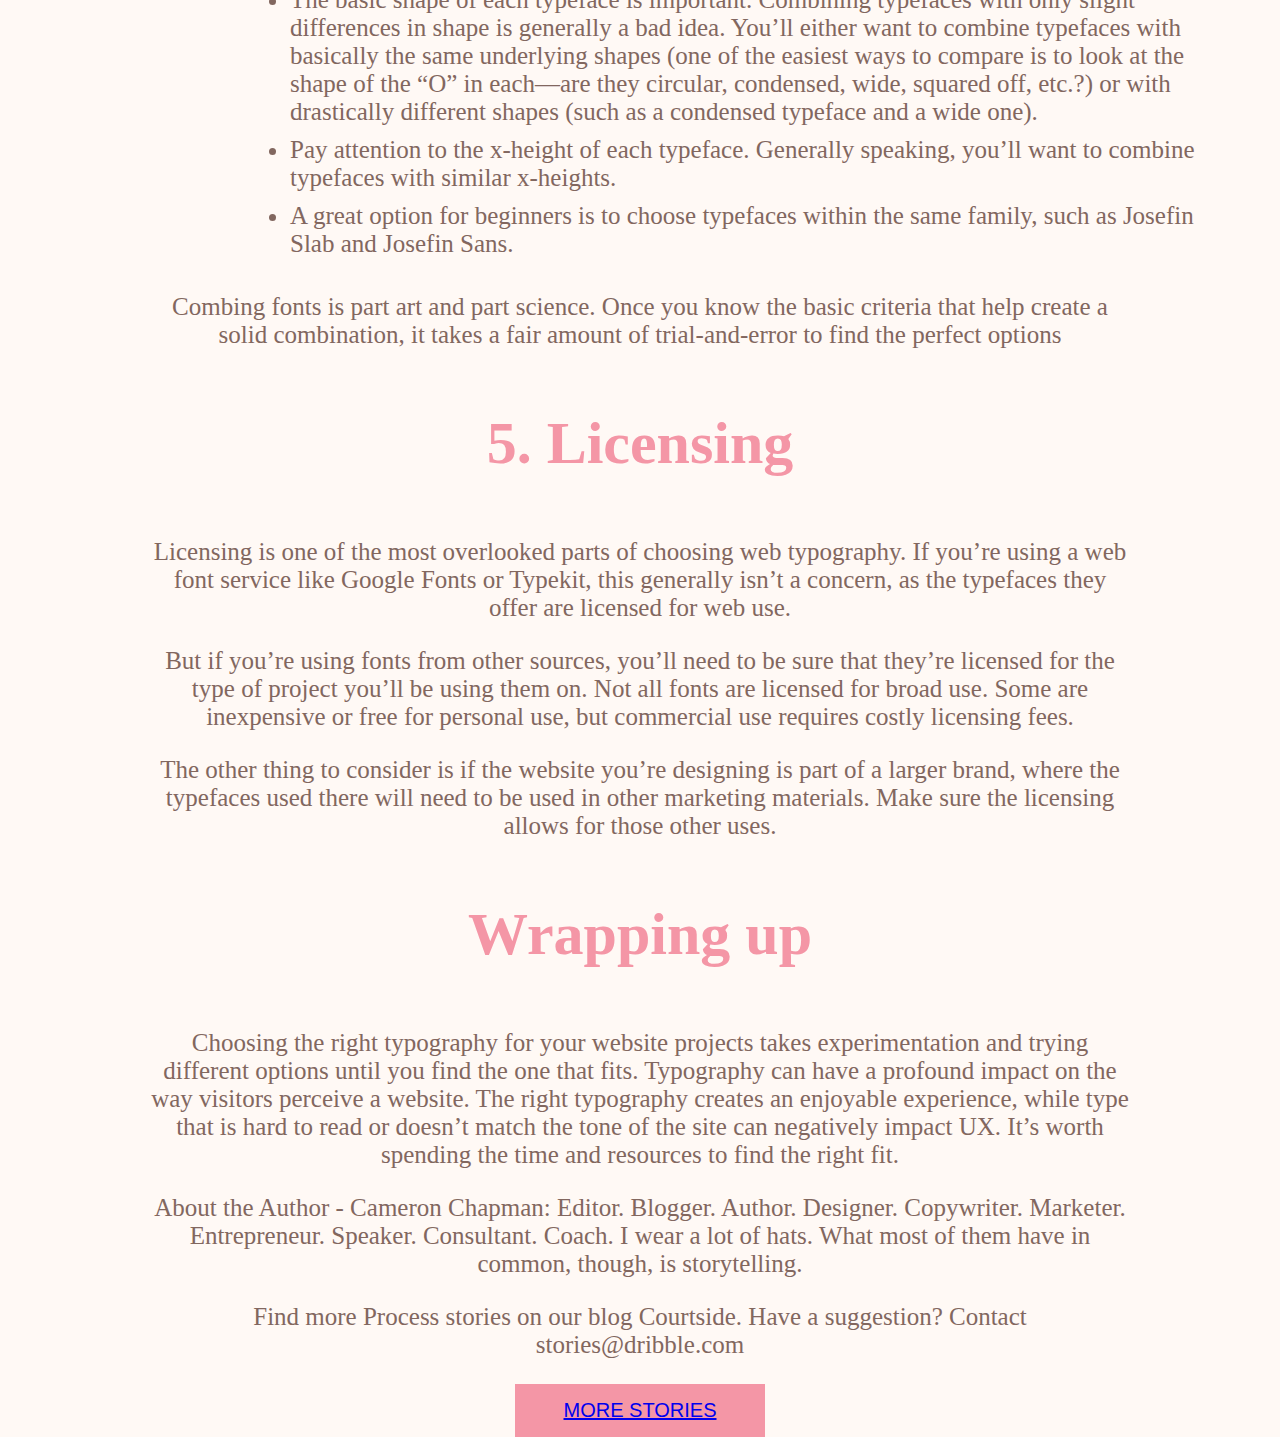
<file: Typography.html>
<!doctype html>
<html>
	
<head>
	<ul class="nav">
  		<li><a href="index.html">About</a></li><li class="active"><a href="Typography.html"> Typography</a></li>
  		<li><a href="11_principles_of_Design.html">Principles</a></li>
  		<li><a href="Colors.html">Colors</a></li>
		
	</ul>
<meta charset="UTF-8">
<title>Typography</title>
<link href="style1.css" rel="stylesheet" type="text/css">

<title>Choosing Typography for web design</title>
	
<header>
<h1 style="text-align:center">Choosing typography for web design: </h1>
	<h2>5 things you need to consider</h2>


<h5 style="text-align:center">by Renee Fleck in <a href="https://dribbble.com/stories/2020/08/17/choosing-typography-for-web-design" target="_blank">Process</a></h5>
<h6 style ="text-align:center">AUG 17, 2020</h6>
	</header>
<body>
	<p style="text-align:center">Aside from the <a href="https://dribbble.com/stories/2018/12/19/choosing-colors-for-web-design-a-practical-ui-color-application-guide" target="_blank">color palette</a>, the typography of a website is one of the most important and impactful influencers of user experience. The right typefaces elevate a design and make the content pleasant to read. The wrong typography, well, does the opposite and can ruin the visitor’s experience (and cause them to look for alternative websites).</p>

	<p style="text-align:center">There are a number of things to consider when choosing typefaces for a website design. Let’s get straight into it.</p>

<h3 style="text-align:center">Planning Your Web Typography</h3>
	
	<p style="text-align:center">Before you start diving into which fonts you want to use for a website, it’s important to plan out your typography. You need to have a solid understanding of how the typefaces you choose will be used.</p>

		<button><a href="https://fonts.google.com" class="center-button">EXPLORE TYPEFACES</a></button>
	
	<p style="text-align:center">How many heading levels will there be? What about meta text for things like bylines on articles or things like photo captions? Will there be different body text sizes for different sections of the site? Are there any instances of big typography, such as over hero images?</p>

	<p style="text-align:center">Make a list of what you need so that when you start exploring typefaces you can look at how they’ll appear at different sizes and in different styles based on your actual project, and not some theoretical idea of what’s necessary.</p>
	
<h3 style="text-align:center">1. Tone and Mood</h3>
	
	<p style="text-align:center">One of the most important determinations when planning the typography for any website is to decide what the tone and mood of the site should be. Is it formal or casual? Playful or serious? Modern or traditional?</p>
	
	<p style ="text-align:center">Once you know the tone the project should have, you can eliminate a lot of typeface options. You’re not going to use a font like Baskerville for a playful, modern site. Just like you wouldn’t use Futura for a site that’s supposed to be formal and traditional.</p>
	
		<h10>"Decide what the tone and mood of the site should be. Is it formal or casual? Playful or serious? Modern or traditional?"</h10>

	<p style="text-align:center">Create a list of typefaces that seem to fit the tone of your project to refer to as you move through the rest of the considerations below. When you have a narrower list of appropriate choices (as opposed to the tens of thousands of typefaces available), it speeds up the process of narrowing down to your final typeface selections.</p>
		<button><a href="https://dribbble.com/resources/choose-colors-mobile-app-design" >COLOR TONES</a></button>
	
<h3 style="text-align:center">2. Readability</h3>
	
	<p style="text-align:center">People often confuse legibility and readability. Legibility is how easily recognizable each letterform is within a typeface. Readability, though, is how easy the typeface actually is to read (especially in large blocks of text) and depends on a number of factors.</p>
	
	<p style="text-align:center">The legibility of a typeface definitely affects its readability. But so do factors like the size of the typeface, contrast with the background, the weight of the font, and other visual factors.</p>
		<img src="Readability.png" width="900" height="600" alt="" class="center"/>
	
	<p style ="text-align:center">A typeface that is perfectly readable at one size may become hard to read at a different size. This is why it’s important to understand how your typographic content will be used in your actual design before choosing a typeface.</p>
	
<h3 style="text-align:center">3. Scale</h3>
	
	<p style="text-align:center">Not all typefaces look good at all sizes. Some typefaces that are super readable and look great for body copy end up boring when used for headings or titles. The opposite is also true: display typefaces that look great as titles or headings are often unreadable when used for body text.</p>
	
		<h10>"Knowing the scale at which you will use the typefaces in your design allows for more informed design decisions."</h10>
	
	<p style="text-align:center">Knowing the scale at which you will use the typefaces in your design allows for more informed design decisions. This is why planning your typography at the outset of a project is so important for choosing the right typefaces. </p>
	<img src="Scale.png" alt="" style="float:right;width:350px;height:250px;padding:200px"/>

<h3 style="text-align:center">4. Combining Typefaces</h3>
	
	<p style="text-align:center">There’s nothing that says you have to use more than one typeface (or type family) in your design. There are some excellent examples of websites that only use one typeface, such as the <a href="https://stripe.com" target ="_blank">Stripe</a>
	site or <a href="https://ayakaito.com" target="_blank">Akaya B. Ito's site.</a></p>
	
	<p style="text-align:center">That said, using more than one typeface is a great way to add both visual interest and reinforce your site’s visual hierarchy. There are a few things to consider when picking typefaces to use together:</p>
	
			<h10>"Using more than one typeface is a great way to add both visual interest and reinforce your site’s visual hierarchy."</h10>
	
			<ul class="liststyle">
			<li>Figure out the main typeface you want to use. This could be either the type for your body copy or for your headlines. But you’ll want a starting place.</li>
		
			<li>Consider the contrast between the typefaces you want to combine. Sufficient contrast between typefaces is necessary, but that doesn’t mean you need two that are wildly different. In fact, too much contrast can mean one typeface overwhelms the other.</li>
		
			<li>The basic shape of each typeface is important. Combining typefaces with only slight differences in shape is generally a bad idea. You’ll either want to combine typefaces with basically the same underlying shapes (one of the easiest ways to compare is to look at the shape of the “O” in each—are they circular, condensed, wide, squared off, etc.?) or with drastically different shapes (such as a condensed typeface and a wide one).</li>
		
			<li>Pay attention to the x-height of each typeface. Generally speaking, you’ll want to combine typefaces with similar x-heights.</li>
		
			<li>A great option for beginners is to choose typefaces within the same family, such as Josefin Slab and Josefin Sans.</li></ul>
	
		<p style="text-align:center">Combing fonts is part art and part science. Once you know the basic criteria that help create a solid combination, it takes a fair amount of trial-and-error to find the perfect options</p>
	
	<h3 style="text-align:center">5. Licensing</h3>
	
		<p style="text-align:center">Licensing is one of the most overlooked parts of choosing web typography. If you’re using a web font service like Google Fonts or Typekit, this generally isn’t a concern, as the typefaces they offer are licensed for web use.</p>

		<p style="text-align:center">But if you’re using fonts from other sources, you’ll need to be sure that they’re licensed for the type of project you’ll be using them on. Not all fonts are licensed for broad use. Some are inexpensive or free for personal use, but commercial use requires costly licensing fees.</p>
	
		<p style= "text-align:center">The other thing to consider is if the website you’re designing is part of a larger brand, where the typefaces used there will need to be used in other marketing materials. Make sure the licensing allows for those other uses.</p>
	
	<h3 style="text-align:center">Wrapping up</h3>
	
		<p style="text-align:center">Choosing the right typography for your website projects takes experimentation and trying different options until you find the one that fits. Typography can have a profound impact on the way visitors perceive a website. The right typography creates an enjoyable experience, while type that is hard to read or doesn’t match the tone of the site can negatively impact UX. It’s worth spending the time and resources to find the right fit.</p>
	
		<p style="text-align:center">About the Author - Cameron Chapman: Editor. Blogger. Author. Designer. Copywriter. Marketer. Entrepreneur. Speaker. Consultant. Coach. I wear a lot of hats. What most of them have in common, though, is storytelling. </p>
	
		<p style="text-align:center">Find more Process stories on our blog Courtside. Have a suggestion? Contact stories@dribble.com</p>
	
	<button><a href="https://dribbble.com/stories/categories/process" >MORE STORIES</a></button>
	</body>

	
	<footer style="text-align:center">
	
	</footer>
	
	

</head>
</html>
</file>
<file: style1.css>
@charset "UTF-8";

body{
		margin:0px;
		text-align:center;
		font-family:Baskerville, "Palatino Linotype", Palatino, "Century Schoolbook L", "Times New Roman", "serif";
		background-color:#FFF9F5}
	
	h1 {
		color:#FFF9F5;
		font-size: 75px;
		background-color:#F496A6;
		margin-top:100px;
		margin-left:200px;
		margin-right:200px;
		padding:50px}
		
		
	h3{
		color:#F496A6;
		font-size:60px;
		
	}
		
	.center{display:block;
		margin-left:auto;
		margin-right:auto;
		width:50%}
		
	.center-button{
		display:block;
		margin-left:auto;
		margin-right:auto;
		width:50%
	}
		
	p{
		color:#82675F;
		font-size: 25px;
		margin-left:150px;
		margin-right:150px;
		}
		
	h5{
		color:#FA5291;
		font-size:20px;}
		
	img{align-content: center}
		

	button{
		background-color:#F496A6;
		border:none;
		color:#FFF9F5;
		padding:15px 32px;
		text-align:center;
		text-decoration:none;
		display:inline-block;
		font-size:20px;
		width:250px;
		margin:0px;
		class:center}

		
	li{
		color:#82675F;
		font-size:25px;
	}
	h6{
		color:#FA5291;
		font-size: 20px;
	}
	h2{
		color:#F496A6;
		font-size: 5em;
	
	}
	h8{
		color:#FA5291;
		font-size:2em;
			
		}
	
	h10{
		color:#FA5291;
		font-size: 40px;
		margin-left:30px;
		margin-right:30px;
		class:center;
		padding-top:60px;
		padding-bottom:60px;
		
	}
		
	.nav {
		font-family:Baskerville, "Palatino Linotype", Palatino, "Century Schoolbook L", "Times New Roman", "serif";
  		list-style-type: none;
  		margin: 0;
  		padding: 0;
  		overflow: hidden;
  		background-color: #FFF9F5;
		position:fixed;
		top:0;
		width:100%
  
	}
		.nav li {
			float:left;
		}
		
	.nav li a{
  		display: block;
 		color:#F496A6;
 		text-align: center;
		padding: 14px 16px;
 		text-decoration: none;
		font-weight:bold;
}

	.nav li a:hover {
  background-color: #FFF9F5
}

	.active {
  	background-color:#82675F;
	color:#FFF9F5
}
		.liststyle li{
			text-align:left;
			margin-left:250px;
			margin-right:40px;
			padding-bottom:10px
			
			
		}
.classleft h1{
	text-align:left;
}

.classbackground{
	background-color:#F496A6;
	color:#FFF9F5;
	padding:75px
}
</file>
